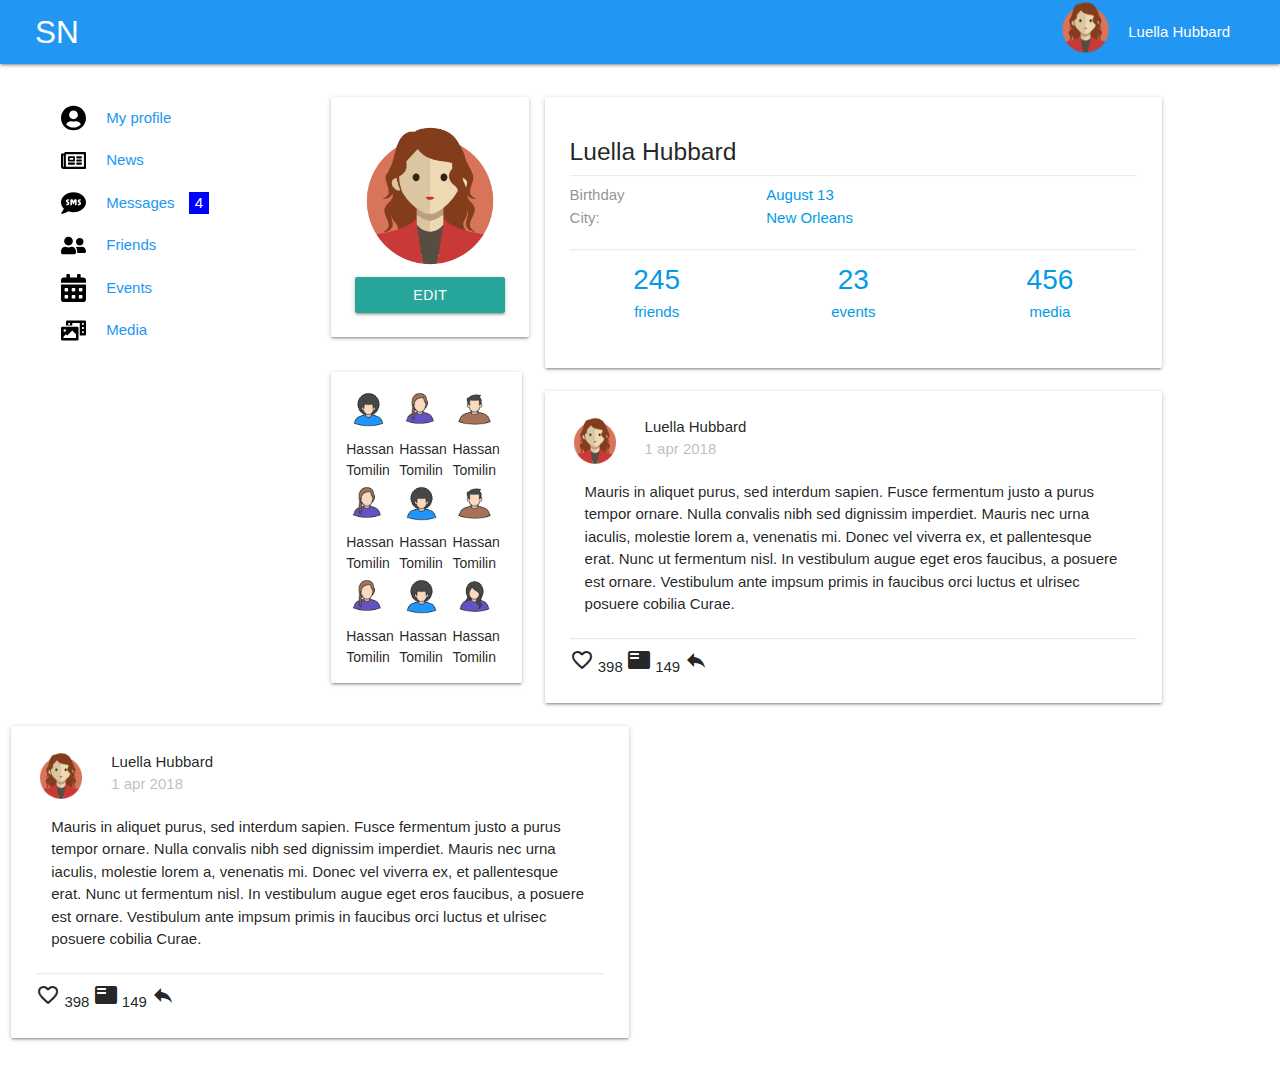
<file: html_1/index.html>
<!DOCTYPE html>
<html lang="en">

<head>
	<meta charset="UTF-8">
	<meta http-equiv="X-UA-Compatible" content="IE=edge">
	<meta name="viewport" content="width=device-width, initial-scale=1.0">
	<title>Home</title>
	<link rel="stylesheet" href="https://cdnjs.cloudflare.com/ajax/libs/materialize/1.0.0/css/materialize.min.css">
	<script src="https://cdnjs.cloudflare.com/ajax/libs/materialize/1.0.0/js/materialize.min.js"></script>
	<link rel="stylesheet" href="style.css">
	<link href="https://fonts.googleapis.com/icon?family=Material+Icons" rel="stylesheet">



</head>

<body>
	<header>
		<nav class="blue">
			<div class="nav-wrapper">
				<a href="#" class="brand-logo">SN</a>
				<ul id="nav-mobile" class="right hide-on-med-and-down">
					<li><img src="img/av_64.png" width="55px" alt=""></li>
					<li><a href="№">Luella Hubbard</a></li>
				</ul>
			</div>
		</nav>
	</header>


	<main class="main__wrapper row">
		<div class="left-menu col s3 center-align">
			<div class="collection  left__menu">
				<div class="left__menu-flex left__menu active">
					<img src="img/menu/user-circle-solid.svg" class="left__menu-img" alt="">
					<a href="index.html" class="collection-item blue-text">My profile</a>
				</div>
				<div class="left__menu-flex left__menu">
					<img src="img/menu/newspaper-regular.svg" class="left__menu-img" alt="">
					<a href="index2.html" class="collection-item blue-text">News</a>
				</div>
				<div class="left__menu-flex left__menu">
					<img src="img/menu/sms-solid.svg" class="left__menu-img" alt="">
					<a href="#!" class="collection-item blue-text">Messages <span
							style="color: #fff; background-color: blue; min-width: 1rem;" class="badge">4</span></a>
				</div>

				<div class="left__menu-flex left__menu">
					<img src="img/menu/user-friends-solid.svg" class="left__menu-img" alt="">
					<a href="#!" class="collection-item blue-text">Friends</a>
				</div>
				<div class="left__menu-flex left__menu">
					<img src="img/menu/calendar-alt-solid.svg" class="left__menu-img" alt="">
					<a href="#!" class="collection-item blue-text">Events</a>
				</div>
				<div class="left__menu-flex left__menu">
					<img src="img/menu/photo-video-solid.svg" class="left__menu-img" alt="">
					<a href="#!" class="collection-item blue-text">Media</a>
				</div>
			</div>
		</div>


		<div class="profile col s2">
			<div class="row">
				<div class="col">
					<div class="card darken-1">
						<div class="card-content white-text">
							<img src="img/av_256.png" width="150" alt="">
							<button class="btn" type="button">EDIT</button>
						</div>
					</div>
				</div>
			</div>

			<div class="friends__flex card darken-1">
				<div class="firends__flex-item">
					<img src="img/avatar_1.png" class="friends__img" alt="">
					<p class="friends__img-text">Hassan Tomilin</p>
				</div>
				<div class="firends__flex-item">
					<img src="img/avatar_2.png" class="friends__img" alt="">
					<p class="friends__img-text">Hassan Tomilin</p>
				</div>
				<div class="firends__flex-item">
					<img src="img/avatar_3.png" class="friends__img" alt="">
					<p class="friends__img-text">Hassan Tomilin</p>
				</div>
				<div class="firends__flex-item">
					<img src="img/avatar_2.png" class="friends__img" alt="">
					<p class="friends__img-text">Hassan Tomilin</p>
				</div>
				<div class="firends__flex-item">
					<img src="img/avatar_1.png" class="friends__img" alt="">
					<p class="friends__img-text">Hassan Tomilin</p>
				</div>
				<div class="firends__flex-item">
					<img src="img/avatar_3.png" class="friends__img" alt="">
					<p class="friends__img-text">Hassan Tomilin</p>
				</div>
				<div class="firends__flex-item">
					<img src="img/avatar_2.png" class="friends__img" alt="">
					<p class="friends__img-text">Hassan Tomilin</p>
				</div>
				<div class="firends__flex-item">
					<img src="img/avatar_1.png" class="friends__img" alt="">
					<p class="friends__img-text">Hassan Tomilin</p>
				</div>
				<div class="firends__flex-item">
					<img src="img/avatar_4.png" class="friends__img" alt="">
					<p class="friends__img-text">Hassan Tomilin</p>
				</div>

			</div>
		</div>

		<div class="news col s6">
			<div class="news__profile card darken-1">
				<h5>Luella Hubbard</h5>
				<hr>
				<div class="row">
					<div class="col s4">
						<p class="news__profile-text">Birthday</p>
						<p class="news__profile-text">City:</p>
					</div>
					<div class="col s4">
						<a href="#">August 13</a>
						<br>
						<a href="#">New Orleans</a>
					</div>

				</div>
				<hr>

				<div class="row">
					<div class="col s4 center-align">
						<a class="news__footer" href="#">245</a>
						<p><a href="#">friends</a></p>
					</div>
					<div class="col s4 center-align">
						<a class="news__footer" href="#">23</a>
						<p><a href="#">events</a></p>
					</div>
					<div class="col s4 center-align">
						<a class="news__footer" href="#">456</a>
						<p><a href="#">media</a></p>
					</div>
				</div>
			</div>
		</div>

		<div class="news col s6">
			<div class="news__profile card darken-1">
				<div class="news__message-profile">
					<img src="img/av_64.png" width="50px" alt="">
					<div class="news__message-wrapper">
						<p>Luella Hubbard</p>
						<p class="message__date">1 apr 2018</p>
					</div>
				</div>

				<p class="news__text">
					Mauris in aliquet purus, sed interdum sapien. Fusce fermentum justo a purus tempor ornare. Nulla convalis
					nibh sed dignissim imperdiet. Mauris nec urna iaculis, molestie lorem a, venenatis mi. Donec vel viverra
					ex, et pallentesque erat. Nunc ut fermentum nisl. In vestibulum augue eget eros faucibus, a posuere est
					ornare. Vestibulum ante impsum primis in faucibus orci luctus et ulrisec posuere cobilia Curae.
				</p>
				<hr>
				<i class="material-icons">favorite_border</i> <span>398</span>
				<i class="material-icons">featured_play_list</i> <span>149</span>
				<i class="material-icons">reply</i>
			</div>
		</div>

		<div class="news col s6">
			<div class="news__profile card darken-1">
				<div class="news__message-profile">
					<img src="img/av_64.png" width="50px" alt="">
					<div class="news__message-wrapper">
						<p>Luella Hubbard</p>
						<p class="message__date">1 apr 2018</p>
					</div>
				</div>

				<p class="news__text">
					Mauris in aliquet purus, sed interdum sapien. Fusce fermentum justo a purus tempor ornare. Nulla convalis
					nibh sed dignissim imperdiet. Mauris nec urna iaculis, molestie lorem a, venenatis mi. Donec vel viverra
					ex, et pallentesque erat. Nunc ut fermentum nisl. In vestibulum augue eget eros faucibus, a posuere est
					ornare. Vestibulum ante impsum primis in faucibus orci luctus et ulrisec posuere cobilia Curae.
				</p>
				<hr>
				<i class="material-icons">favorite_border</i> <span>398</span>
				<i class="material-icons">featured_play_list</i> <span>149</span>
				<i class="material-icons">reply</i>
			</div>
		</div>
	</main>




</body>

</html>
</file>
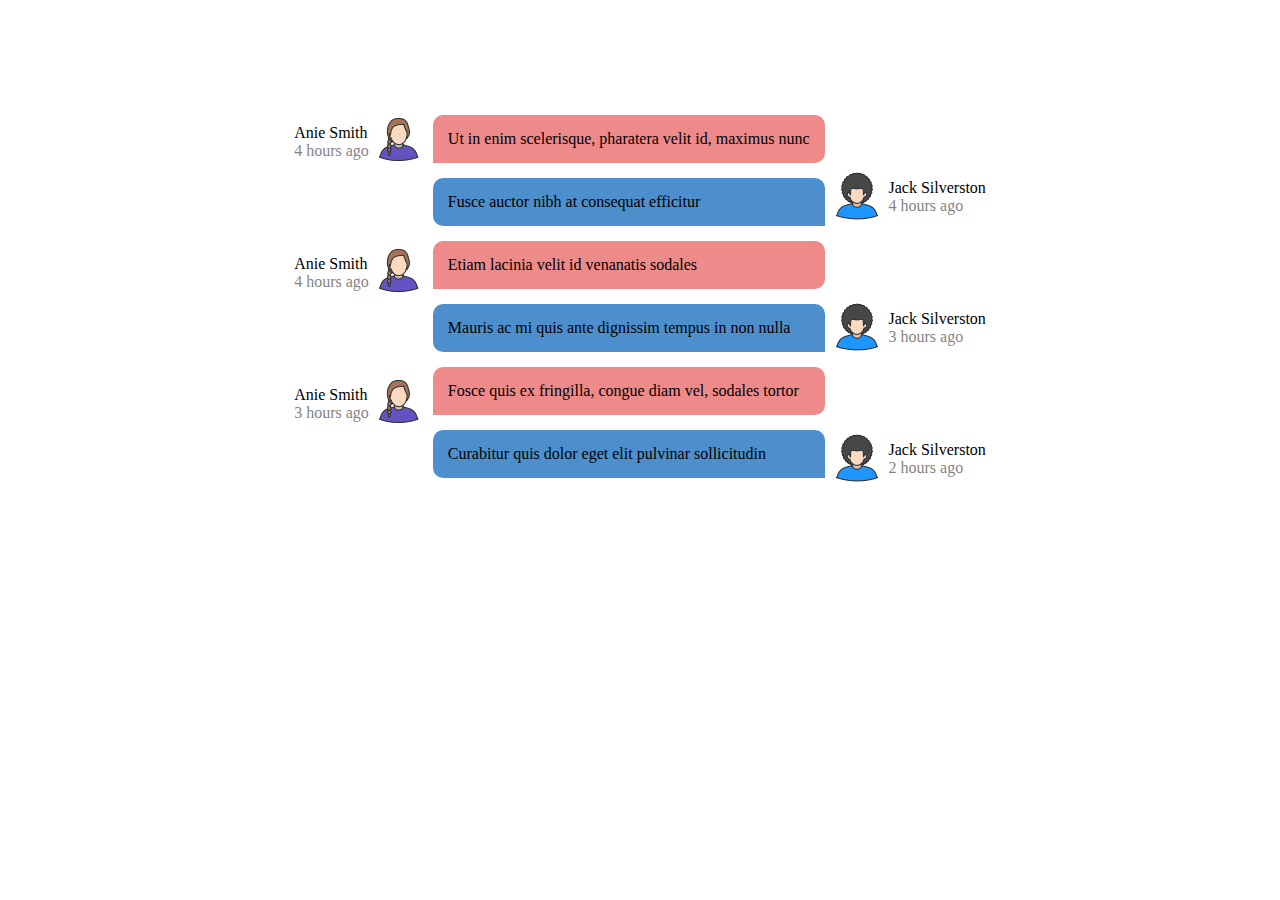
<file: html_2/index.html>
<!DOCTYPE html>
<html lang="en">

<head>
	<meta charset="UTF-8">
	<meta http-equiv="X-UA-Compatible" content="IE=edge">
	<meta name="viewport" content="width=device-width, initial-scale=1.0">
	<link rel="stylesheet" href="style.css">
	<title>Document</title>
</head>

<body>
	<main class="main">
		<div class="member__one">
			<div class="member__one-card">
				<div class="name__wrapper">
					<p class="name">Anie Smith</p>
					<p class="time">4 hours ago</p>
				</div>
				<img src="img/avatar_2.png" alt="" class="img">
			</div>
			<div class="member__one-card">
				<div class="name__wrapper">
					<p class="name">Anie Smith</p>
					<p class="time">4 hours ago</p>
				</div>
				<img src="img/avatar_2.png" alt="" class="img">
			</div>
			<div class="member__one-card">
				<div class="name__wrapper">
					<p class="name">Anie Smith</p>
					<p class="time">3 hours ago</p>
				</div>
				<img src="img/avatar_2.png" alt="" class="img">
			</div>
		</div>
		<div class="chat__wrapper">
			<p class="chat red">
				Ut in enim scelerisque, pharatera velit id, maximus nunc
			</p>
			<p class="chat blue">
				Fusce auctor nibh at consequat efficitur
			</p>
			<p class="chat red">
				Etiam lacinia velit id venanatis sodales
			</p>
			<p class="chat blue">
				Mauris ac mi quis ante dignissim tempus in non nulla
			</p>
			<p class="chat red">
				Fosce quis ex fringilla, congue diam vel, sodales tortor
			</p>
			<p class="chat blue">
				Curabitur quis dolor eget elit pulvinar sollicitudin
			</p>
		</div>
		<div class="member__two">
			<div class="member__two-card">
				<img src="img/avatar_1.png" alt="" class="img">
				<div class="name__wrapper">
					<p class="name">Jack Silverston</p>
					<p class="time">4 hours ago</p>
				</div>
			</div>
			<div class="member__two-card">
				<img src="img/avatar_1.png" alt="" class="img">
				<div class="name__wrapper">
					<p class="name">Jack Silverston</p>
					<p class="time">3 hours ago</p>
				</div>
			</div>
			<div class="member__two-card">
				<img src="img/avatar_1.png" alt="" class="img">
				<div class="name__wrapper">
					<p class="name">Jack Silverston</p>
					<p class="time">2 hours ago</p>
				</div>
			</div>
		</div>
	</main>
</body>

</html>
</file>
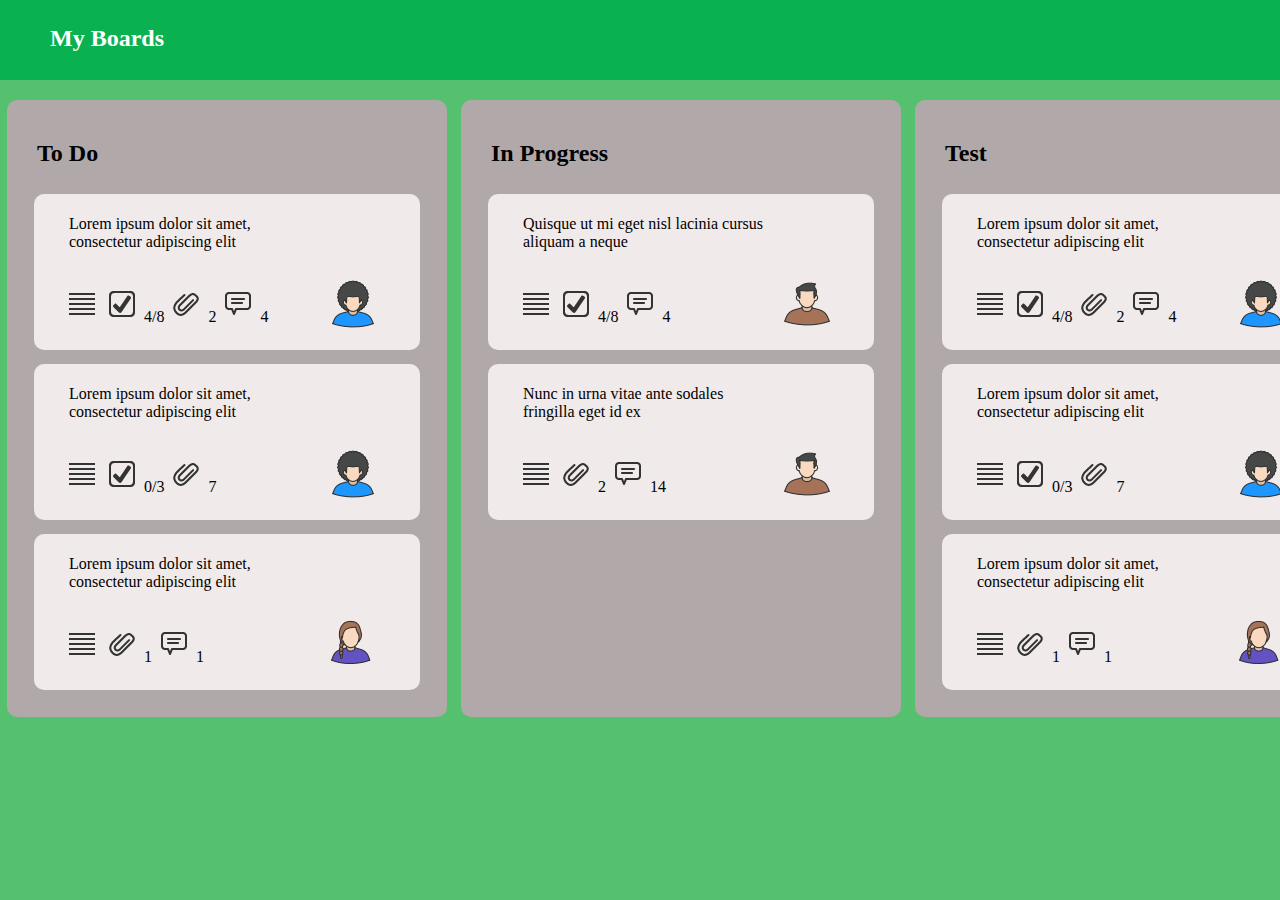
<file: html_3/index.html>
<!DOCTYPE html>
<html lang="en">

<head>
	<meta charset="UTF-8">
	<meta http-equiv="X-UA-Compatible" content="IE=edge">
	<meta name="viewport" content="width=device-width, initial-scale=1.0">
	<link rel="stylesheet" href="style.css">
	<title>Document</title>
</head>

<body>
	<header class="header">
		<h1 class="header__title">My Boards</h1>
	</header>
	<main class="main">
		<div class="card">
			<h2 class="card__title">
				To Do
			</h2>
			<div class="card__item">
				<p class="card__text">
					Lorem ipsum dolor sit amet, consectetur adipiscing elit
				</p>
				<div class="icon__wrapper">
					<div class="icon__left">
						<img src="img/justify_26.png" alt="" class="icon">
						<img src="img/checkbox_26.png" alt="" class="icon">
						<span class="icon__text">4/8</span>
						<img src="img/attach_26.png" alt="" class="icon">
						<span class="icon__text">2</span>
						<img src="img/comments_26.png" alt="" class="icon">
						<span class="icon__text">4</span>
					</div>
					<div class="icon__right">
						<img src="img/avatar_1.png" alt="" class="icon">
					</div>
				</div>
			</div>
			<div class="card__item">
				<p class="card__text">
					Lorem ipsum dolor sit amet, consectetur adipiscing elit
				</p>
				<div class="icon__wrapper">
					<div class="icon__left">
						<img src="img/justify_26.png" alt="" class="icon">
						<img src="img/checkbox_26.png" alt="" class="icon">
						<span class="icon__text">0/3</span>
						<img src="img/attach_26.png" alt="" class="icon">
						<span class="icon__text">7</span>
					</div>
					<div class="icon__right">
						<img src="img/avatar_1.png" alt="" class="icon">
					</div>
				</div>
			</div>
			<div class="card__item">
				<p class="card__text">
					Lorem ipsum dolor sit amet, consectetur adipiscing elit
				</p>
				<div class="icon__wrapper">
					<div class="icon__left">
						<img src="img/justify_26.png" alt="" class="icon">
						<img src="img/attach_26.png" alt="" class="icon">
						<span class="icon__text">1</span>
						<img src="img/comments_26.png" alt="" class="icon">
						<span class="icon__text">1</span>
					</div>
					<div class="icon__right">
						<img src="img/avatar_2.png" alt="" class="icon">
					</div>
				</div>
			</div>
		</div>

		<div class="card">
			<h2 class="card__title">
				In Progress
			</h2>
			<div class="card__item">
				<p class="card__text">
					Quisque ut mi eget nisl lacinia cursus aliquam a neque
				</p>
				<div class="icon__wrapper">
					<div class="icon__left">
						<img src="img/justify_26.png" alt="" class="icon">
						<img src="img/checkbox_26.png" alt="" class="icon">
						<span class="icon__text">4/8</span>
						<img src="img/comments_26.png" alt="" class="icon">
						<span class="icon__text">4</span>
					</div>
					<div class="icon__right">
						<img src="img/avatar_3.png" alt="" class="icon">
					</div>
				</div>
			</div>
			<div class="card__item">
				<p class="card__text">
					Nunc in urna vitae ante sodales fringilla eget id ex
				</p>
				<div class="icon__wrapper">
					<div class="icon__left">
						<img src="img/justify_26.png" alt="" class="icon">
						<img src="img/attach_26.png" alt="" class="icon">
						<span class="icon__text">2</span>
						<img src="img/comments_26.png" alt="" class="icon">
						<span class="icon__text">14</span>
					</div>
					<div class="icon__right">
						<img src="img/avatar_3.png" alt="" class="icon">
					</div>
				</div>
			</div>

		</div>

		<div class="card">
			<h2 class="card__title">
				Test
			</h2>
			<div class="card__item">
				<p class="card__text">
					Lorem ipsum dolor sit amet, consectetur adipiscing elit
				</p>
				<div class="icon__wrapper">
					<div class="icon__left">
						<img src="img/justify_26.png" alt="" class="icon">
						<img src="img/checkbox_26.png" alt="" class="icon">
						<span class="icon__text">4/8</span>
						<img src="img/attach_26.png" alt="" class="icon">
						<span class="icon__text">2</span>
						<img src="img/comments_26.png" alt="" class="icon">
						<span class="icon__text">4</span>
					</div>
					<div class="icon__right">
						<img src="img/avatar_1.png" alt="" class="icon">
					</div>
				</div>
			</div>
			<div class="card__item">
				<p class="card__text">
					Lorem ipsum dolor sit amet, consectetur adipiscing elit
				</p>
				<div class="icon__wrapper">
					<div class="icon__left">
						<img src="img/justify_26.png" alt="" class="icon">
						<img src="img/checkbox_26.png" alt="" class="icon">
						<span class="icon__text">0/3</span>
						<img src="img/attach_26.png" alt="" class="icon">
						<span class="icon__text">7</span>
					</div>
					<div class="icon__right">
						<img src="img/avatar_1.png" alt="" class="icon">
					</div>
				</div>
			</div>
			<div class="card__item">
				<p class="card__text">
					Lorem ipsum dolor sit amet, consectetur adipiscing elit
				</p>
				<div class="icon__wrapper">
					<div class="icon__left">
						<img src="img/justify_26.png" alt="" class="icon">
						<img src="img/attach_26.png" alt="" class="icon">
						<span class="icon__text">1</span>
						<img src="img/comments_26.png" alt="" class="icon">
						<span class="icon__text">1</span>
					</div>
					<div class="icon__right">
						<img src="img/avatar_2.png" alt="" class="icon">
					</div>
				</div>
			</div>
		</div>
	</main>
</body>

</html>
</file>
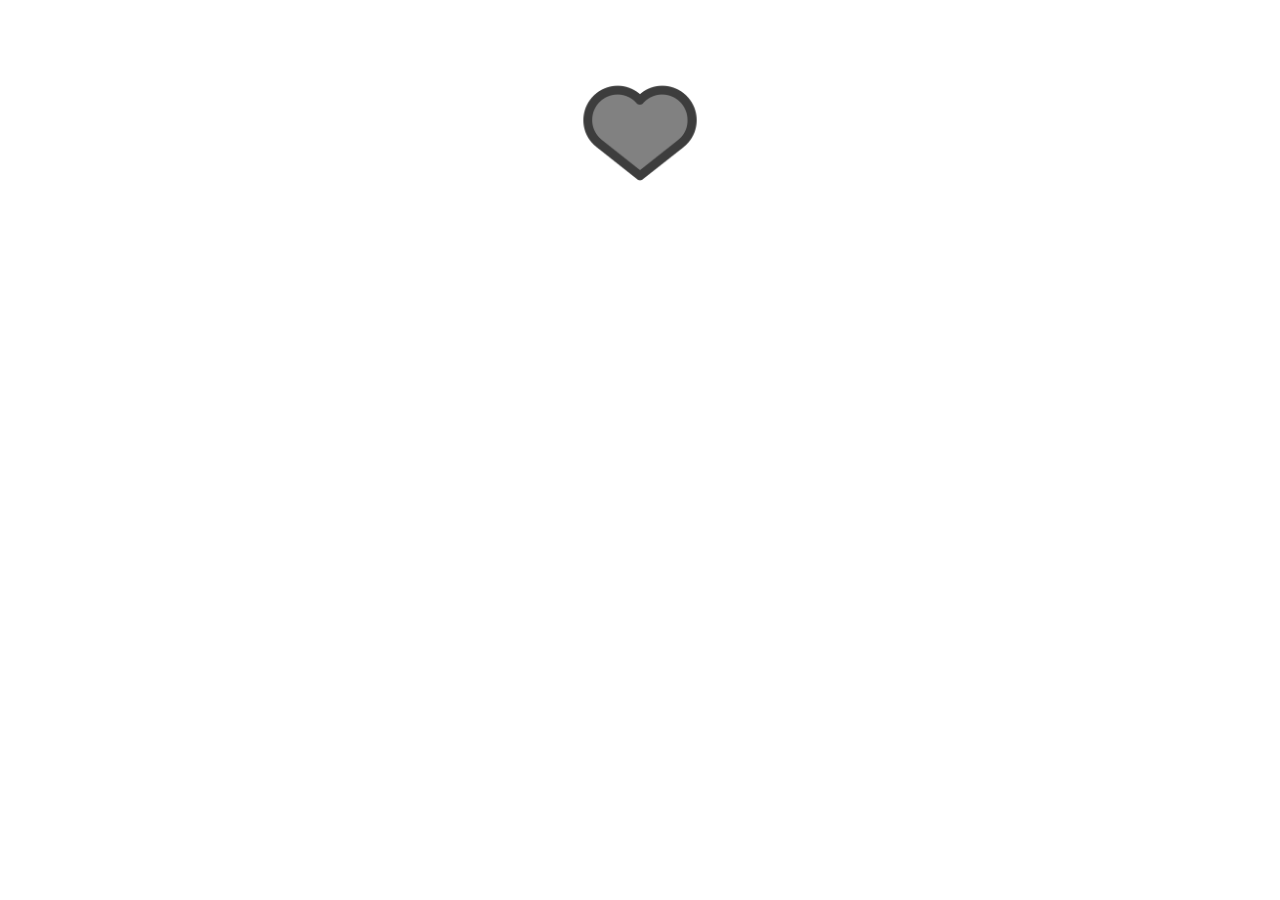
<file: html_5/index.html>
<!DOCTYPE html>
<html lang="en">

<head>
	<meta charset="UTF-8">
	<meta http-equiv="X-UA-Compatible" content="IE=edge">
	<meta name="viewport" content="width=device-width, initial-scale=1.0">
	<link rel="stylesheet" href="style.css">
	<title>Document</title>
</head>

<body>
	<div class="container">
		<img class="heart" src="img/favorites.png" alt="">
	</div>
</body>

</html>
</file>
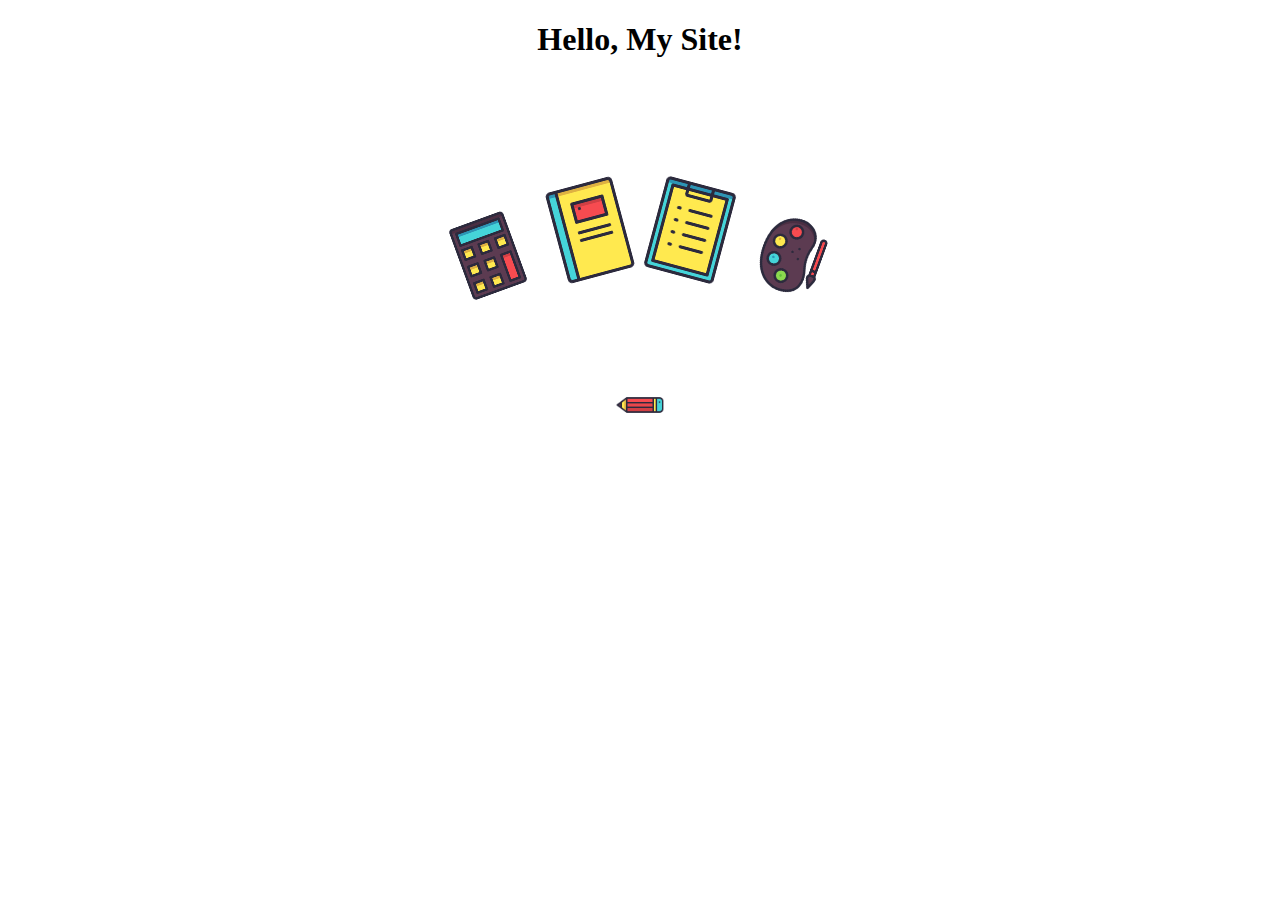
<file: html_6/index.html>
<!DOCTYPE html>
<html lang="en">

<head>
	<meta charset="UTF-8">
	<meta http-equiv="X-UA-Compatible" content="IE=edge">
	<meta name="viewport" content="width=device-width, initial-scale=1.0">
	<link rel="stylesheet" href="style.css">
	<title>Document</title>
</head>

<body>

	<main class="main">
		<div>
			<h1 class="title">Hello, My Site!</h1>
		</div>
		<div class="container">
			<img src="img/calc.png" alt="" class="calc">
			<img src="img/book.png" alt="" class="book">
			<img src="img/paper.png" alt="" class="paper">
			<img src="img/pallete.png" alt="" class="pallete">
		</div>
		<div class="center">
			<img src="img/pencil.png" alt="" class="pencill">
		</div>
	</main>
</body>

</html>
</file>
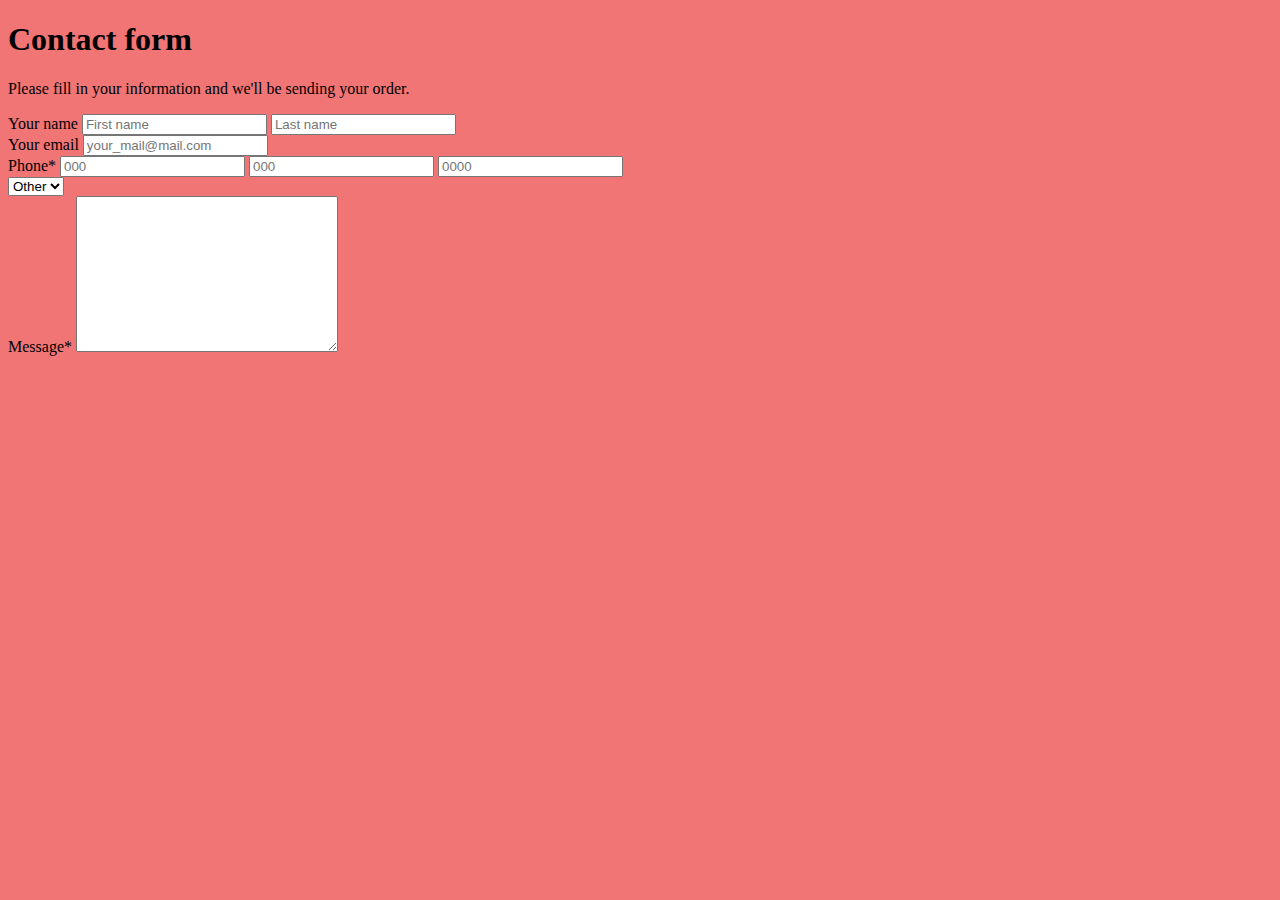
<file: html_2/img/index.html>
<!DOCTYPE html>
<html lang="en">

<head>
	<meta charset="UTF-8">
	<meta http-equiv="X-UA-Compatible" content="IE=edge">
	<meta name="viewport" content="width=device-width, initial-scale=1.0">
	<link rel="stylesheet" href="style.css">
	<title>Document</title>
</head>

<body>
	<main class="main">
		<form action="#" class="form">
			<div class="title__wrapper">
				<h1 class="title">
					Contact form
				</h1>

				<p class="subtitle">
					Please fill in your information and we'll be sending your order.
				</p>
			</div>
			<div class="input__wrapper">
				<label for="name">Your name</label>
				<input type="text" class="input" type="name" placeholder="First name">
				<input type="text" class="input" type="name" placeholder="Last name">
			</div>

			<div class="input__wrapper">
				<label for="email">Your email</label>
				<input type="text" class="input__width" placeholder="your_mail@mail.com">
			</div>
			<div class="input__wrapper">
				<label for="phone">Phone*</label>
				<input type="text" class="input__three" placeholder="000">
				<input type="text" class="input__three" placeholder="000">
				<input type="text" class="input__three" placeholder="0000">
			</div>
			<div class="input__wrapper">
				<select name="select" id="select" class="input__width">
					<option value="">Other</option>
					<option value="">Other</option>
					<option value="">Other</option>
				</select>
			</div>
			<div class="input__wrapper">
				<label for="textarea">Message*</label>
				<textarea name="" id="" cols="30" rows="10"></textarea>
			</div>
		</form>
	</main>
</body>

</html>
</file>
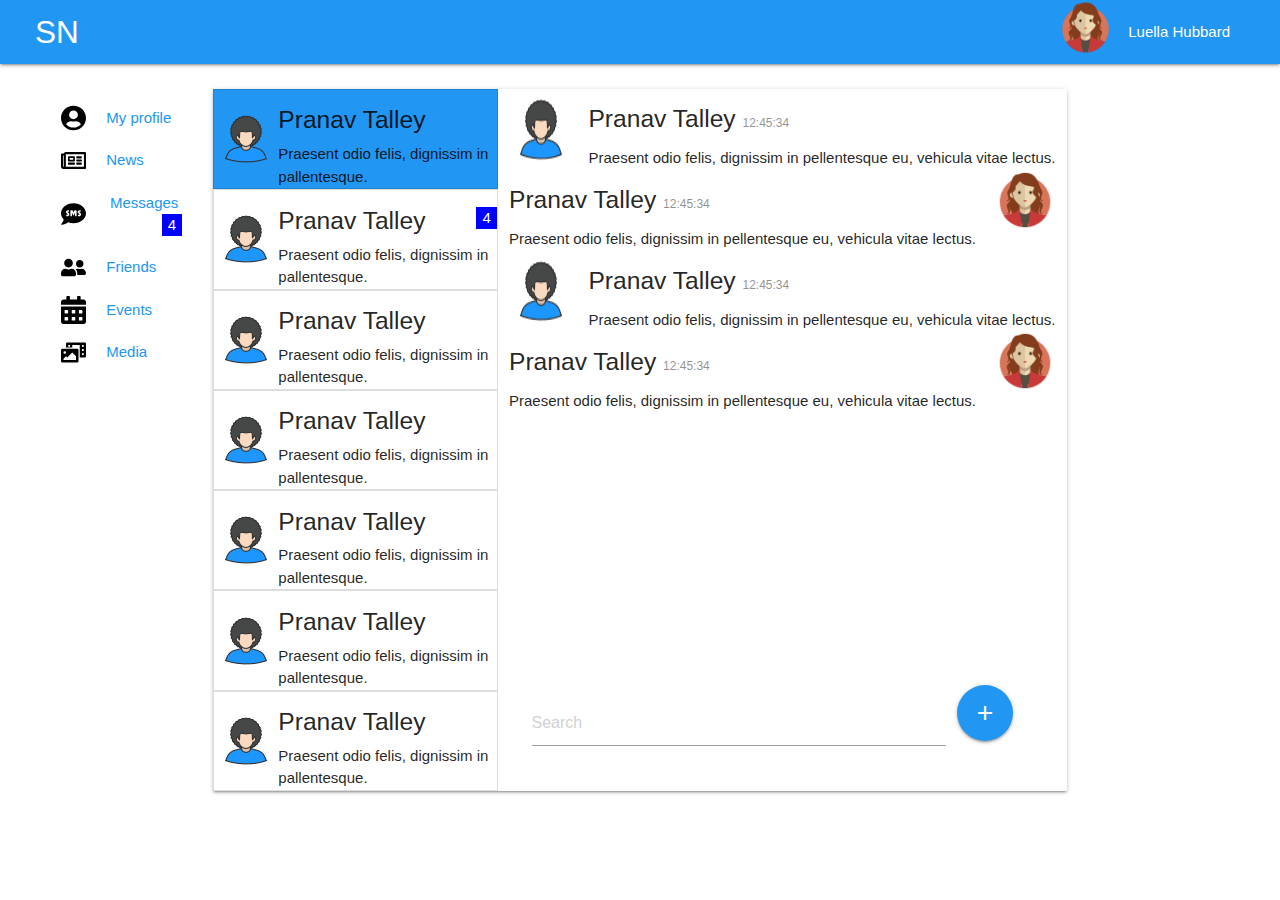
<file: html_1/index3.html>
<!DOCTYPE html>
<html lang="en">

<head>
	<meta charset="UTF-8">
	<meta http-equiv="X-UA-Compatible" content="IE=edge">
	<meta name="viewport" content="width=device-width, initial-scale=1.0">
	<title>Home</title>
	<link rel="stylesheet" href="https://cdnjs.cloudflare.com/ajax/libs/materialize/1.0.0/css/materialize.min.css">
	<script src="https://cdnjs.cloudflare.com/ajax/libs/materialize/1.0.0/js/materialize.min.js"></script>
	<link rel="stylesheet" href="style.css">
	<link href="https://fonts.googleapis.com/icon?family=Material+Icons" rel="stylesheet">



</head>

<body>
	<header>
		<nav class="blue">
			<div class="nav-wrapper">
				<a href="#" class="brand-logo">SN</a>
				<ul id="nav-mobile" class="right hide-on-med-and-down">
					<li><img src="img/av_64.png" width="55px" alt=""></li>
					<li><a href="№">Luella Hubbard</a></li>
				</ul>
			</div>
		</nav>
	</header>


	<main class="main__wrapper row">
		<div class="left-menu col s2 center-align">
			<div class="collection  left__menu">
				<div class="left__menu-flex left__menu active">
					<img src="img/menu/user-circle-solid.svg" class="left__menu-img" alt="">
					<a href="index.html" class="collection-item blue-text">My profile</a>
				</div>
				<div class="left__menu-flex left__menu">
					<img src="img/menu/newspaper-regular.svg" class="left__menu-img" alt="">
					<a href="index2.html" class="collection-item blue-text">News</a>
				</div>
				<div class="left__menu-flex left__menu">
					<img src="img/menu/sms-solid.svg" class="left__menu-img" alt="">
					<a href="#!" class="collection-item blue-text">Messages <span
							style="color: #fff; background-color: blue; min-width: 1rem;" class="badge">4</span></a>
				</div>

				<div class="left__menu-flex left__menu">
					<img src="img/menu/user-friends-solid.svg" class="left__menu-img" alt="">
					<a href="#!" class="collection-item blue-text">Friends</a>
				</div>
				<div class="left__menu-flex left__menu">
					<img src="img/menu/calendar-alt-solid.svg" class="left__menu-img" alt="">
					<a href="#!" class="collection-item blue-text">Events</a>
				</div>
				<div class="left__menu-flex left__menu">
					<img src="img/menu/photo-video-solid.svg" class="left__menu-img" alt="">
					<a href="#!" class="collection-item blue-text">Media</a>
				</div>
			</div>
		</div>


		<div class="card darken-1 col s8 row" style="padding: 0; margin: 0;">
			<div class="darken-1 col s4" style="padding: 0;">
				<div class="active__chat blue">
					<img src="img/avatar_1.png" alt="">
					<div>
						<h5>Pranav Talley</h5>
						<p>Praesent odio felis, dignissim in pallentesque.</p>
					</div>
				</div>
				<div class="active__chat">
					<img src="img/avatar_1.png" alt="">
					<div>
						<h5>Pranav Talley <span style="color: #fff; background-color: blue; min-width: 1rem;"
								class="badge">4</span></h5>
						<p>Praesent odio felis, dignissim in pallentesque.</p>
					</div>
				</div>
				<div class="active__chat">
					<img src="img/avatar_1.png" alt="">
					<div>
						<h5>Pranav Talley</h5>
						<p>Praesent odio felis, dignissim in pallentesque.</p>
					</div>
				</div>
				<div class="active__chat">
					<img src="img/avatar_1.png" alt="">
					<div>
						<h5>Pranav Talley</h5>
						<p>Praesent odio felis, dignissim in pallentesque.</p>
					</div>
				</div>
				<div class="active__chat">
					<img src="img/avatar_1.png" alt="">
					<div>
						<h5>Pranav Talley</h5>
						<p>Praesent odio felis, dignissim in pallentesque.</p>
					</div>
				</div>
				<div class="active__chat">
					<img src="img/avatar_1.png" alt="">
					<div>
						<h5>Pranav Talley</h5>
						<p>Praesent odio felis, dignissim in pallentesque.</p>
					</div>
				</div>
				<div class="active__chat">
					<img src="img/avatar_1.png" alt="">
					<div>
						<h5>Pranav Talley</h5>
						<p>Praesent odio felis, dignissim in pallentesque.</p>
					</div>
				</div>
			</div>
			<div class="chat  darken-1 col s8">
				<div>
					<div class="chat__flex">
						<img src="img/avatar_1.png" alt="">
						<div>
							<h5>Pranav Talley <span class="chat__time">12:45:34</span></h5>
							<p>Praesent odio felis, dignissim in pellentesque eu, vehicula vitae lectus.</p>
						</div>

					</div>
					<div class="chat__flex">

						<div>
							<h5>Pranav Talley <span class="chat__time">12:45:34</span></h5>
							<p>Praesent odio felis, dignissim in pellentesque eu, vehicula vitae lectus.</p>
						</div>
						<img src="img/av_64.png" width="60" height="60" alt="">
					</div>
					<div class="chat__flex">
						<img src="img/avatar_1.png" alt="">
						<div>
							<h5>Pranav Talley <span class="chat__time">12:45:34</span></h5>
							<p>Praesent odio felis, dignissim in pellentesque eu, vehicula vitae lectus.</p>
						</div>
					</div>
					<div class="chat__flex">

						<div>
							<h5>Pranav Talley <span class="chat__time">12:45:34</span></h5>
							<p>Praesent odio felis, dignissim in pellentesque eu, vehicula vitae lectus.</p>
						</div>
						<img src="img/av_64.png" width="60" height="60" alt="">
					</div>
				</div>
				<form class="chat__form col s12">
					<div class="input-field col s10">
						<input placeholder="Search" id="first_name" type="text" class="validate">
						<label for="first_name"></label>
					</div>
					<a class="btn-floating btn-large waves-effect waves-light blue"><i class="material-icons">add</i></a>
				</form>
			</div>
		</div>
	</main>
</body>

</html>
</file>
<file: html_1/style.css>
p {
	margin: 0;
	padding: 0;
}

hr {
	opacity: 0.2;
}

.nav-wrapper {
	margin: 0 35px;
}


.main__wrapper {
	margin-top: 25px;
}



.left__menu {
	position: relative;
	margin-left: 25px;
	border: none;
}



.left__menu-flex {
	display: flex;
}

.left__menu-img {
	width: 25px;
	display: block;
}

.btn {
	width: 100%;
}

.friends__flex {
	display: flex;
	flex-wrap: wrap;
	padding: 15px;
}

.firends__flex-item {
	width: 33%;
}

.friends__img {
	width: 45px;
}

.friends__img-text {
	width: 33%;
	font-size: 14px;
}


.news__profile {
	padding: 25px;
}

.news__profile-text {
	opacity: 0.5;
}

.news__footer {
	font-size: 28px;
}

.news__message-profile {
	display: flex;
}

.news__message-wrapper {
	margin-left: 25px;
	display: flex;
	flex-direction: column;
}

.message__date {
	opacity: 0.3;
}

.news__text {
	padding: 15px;
}

.bg-card {
	background-color: rgba(0, 0, 0, 0.171);
	width: 100%;
}

.card-icons {
	margin-bottom: 15px;
}

.center-news {
	position: absolute;
	top: 20%;
	left: 20%;
	width: 100%;
}


.active__chat {
	display: flex;
	justify-content: space-between;
	align-items: center;
	border: 1px solid rgba(0, 0, 0, 0.13);
}

.chat__flex {
	display: flex;
	justify-content: space-between;
}

.chat__time {
	opacity: 0.5;
	font-size: 12px;
}

.chat {
	display: flex;
	flex-direction: column;
}

.chat__form {
	margin-top: 50%;
}
</file>
<file: html_2/style.css>
* {
	margin: 0;
	padding: 0;
	box-sizing: border-box;
}

.main {
	display: flex;
	padding-top: 100px;
	justify-content: center;
}

.member__one {
	display: flex;
	flex-direction: column;
	justify-content: space-around;

}

.member__two {
	display: flex;
	flex-direction: column;
	justify-content: space-around;
}

.member__one-card {
	margin-bottom: 50px;
	display: flex;
}

.member__two-card {
	display: flex;
	padding-top: 60px;
}

.name__wrapper {
	padding-top: 15px;
}

.time {
	opacity: 0.5;
}

.chat {
	padding: 15px;
	margin: 15px 0 15px 0;

}

.blue {
	background-color: rgb(77, 143, 204);
	border-radius: 10px 10px 0px 10px;
}

.red {
	background-color: rgb(238, 138, 138);
	border-radius: 10px 10px 10px 0;
}
</file>
<file: html_3/style.css>
body {
	background-color: rgb(85, 192, 109);
	padding: 0;
	margin: 0;
}

.header {
	position: fixed;
	top: 0;
	left: 0;
	height: 80px;
	width: 100%;
	background-color: rgb(10, 177, 80);
}

.header__title {
	color: #fff;
	margin: 25px 0 0 50px;
	font-size: 24px;
}

.main {
	margin-top: 100px;
	display: flex;
	overflow: auto;
}

/* card */
.card {
	background-color: rgb(177, 169, 169);
	border-radius: 10px;
	padding: 20px;
	display: flex;
	flex-direction: column;
	margin: 0 7px 0 7px;
	min-width: 400px;
	overflow: auto;
	max-height: 600px;
}

.card__title {
	margin-left: 10px;
}


.card__item {
	background-color: rgb(240, 234, 234);
	border-radius: 10px;
	padding: 5px;
	margin: 7px;

}

.card__text {
	width: 65%;
	padding: 0px 0 0 30px;
}

.icon {
	padding: 5px;
	text-align: center;
}


.icon__wrapper {
	display: flex;
	justify-content: space-between;
	align-items: center;
	margin: 0 25px 0 25px;
}




/* card */
</file>
<file: html_5/style.css>
.container {
	max-width: 1000px;
	margin: 0 auto;
	text-align: center;
}

.heart {
	filter: grayscale(100%);
	width: 25%;
}

@keyframes incognito {
	from {
		width: 25%;
	}
	to {
		width: 50%;
		filter: none;
	}
}

.heart:hover {
	animation: incognito 2s linear;
	animation-iteration-count: 1;
	animation-fill-mode: forwards;
}
</file>
<file: html_6/style.css>
* {
	box-sizing: border-box;
}

.container {
	display: flex;
	justify-content: center;
	align-items: center;
	height: 300px;
	overflow: hidden;
}

.title {
	text-align: center;
}
@keyframes showcalc {
	from {
		transform: rotate(-20deg) translateY(600px) translateX(-20px);
	}
	to {
		transform: rotate(-20deg) translateY(20px) translateX(-20px);
	}
}
@keyframes showbook {
	from {
		transform: rotate(-20deg) translateY(600px) translateX(-20px);
	}
	to {
		transform: rotate(-20deg) translateY(20px) translateX(0px);
	}
}

@keyframes showpaper {
	from {
		transform: rotate(20deg) translateY(600px) translateX(20px);
	}
	to {
		transform: rotate(20deg) translateY(20px) translateX(20px);
	}
}
.calc {
	width: 80px;
	transform: rotate(-20deg) translateY(20px) translateX(-20px);
	animation: showcalc 2s linear;
}
.book {
	width: 100px;
	transform: rotate(-15deg);
	animation: showbook 2s linear;
}

.paper {
	width: 100px;
	transform: rotate(15deg);
	animation: showpaper 2s linear;
}
.pallete {
	width: 80px;
	transform: rotate(20deg) translateY(20px) translateX(20px);
}
.center {
	text-align: center;
}

.pencill {
	width: 50px;
	transform: rotate(90deg);
}
</file>
<file: html_2/img/style.css>
body{
	background-color: rgb(241, 117, 117);
}
</file>
